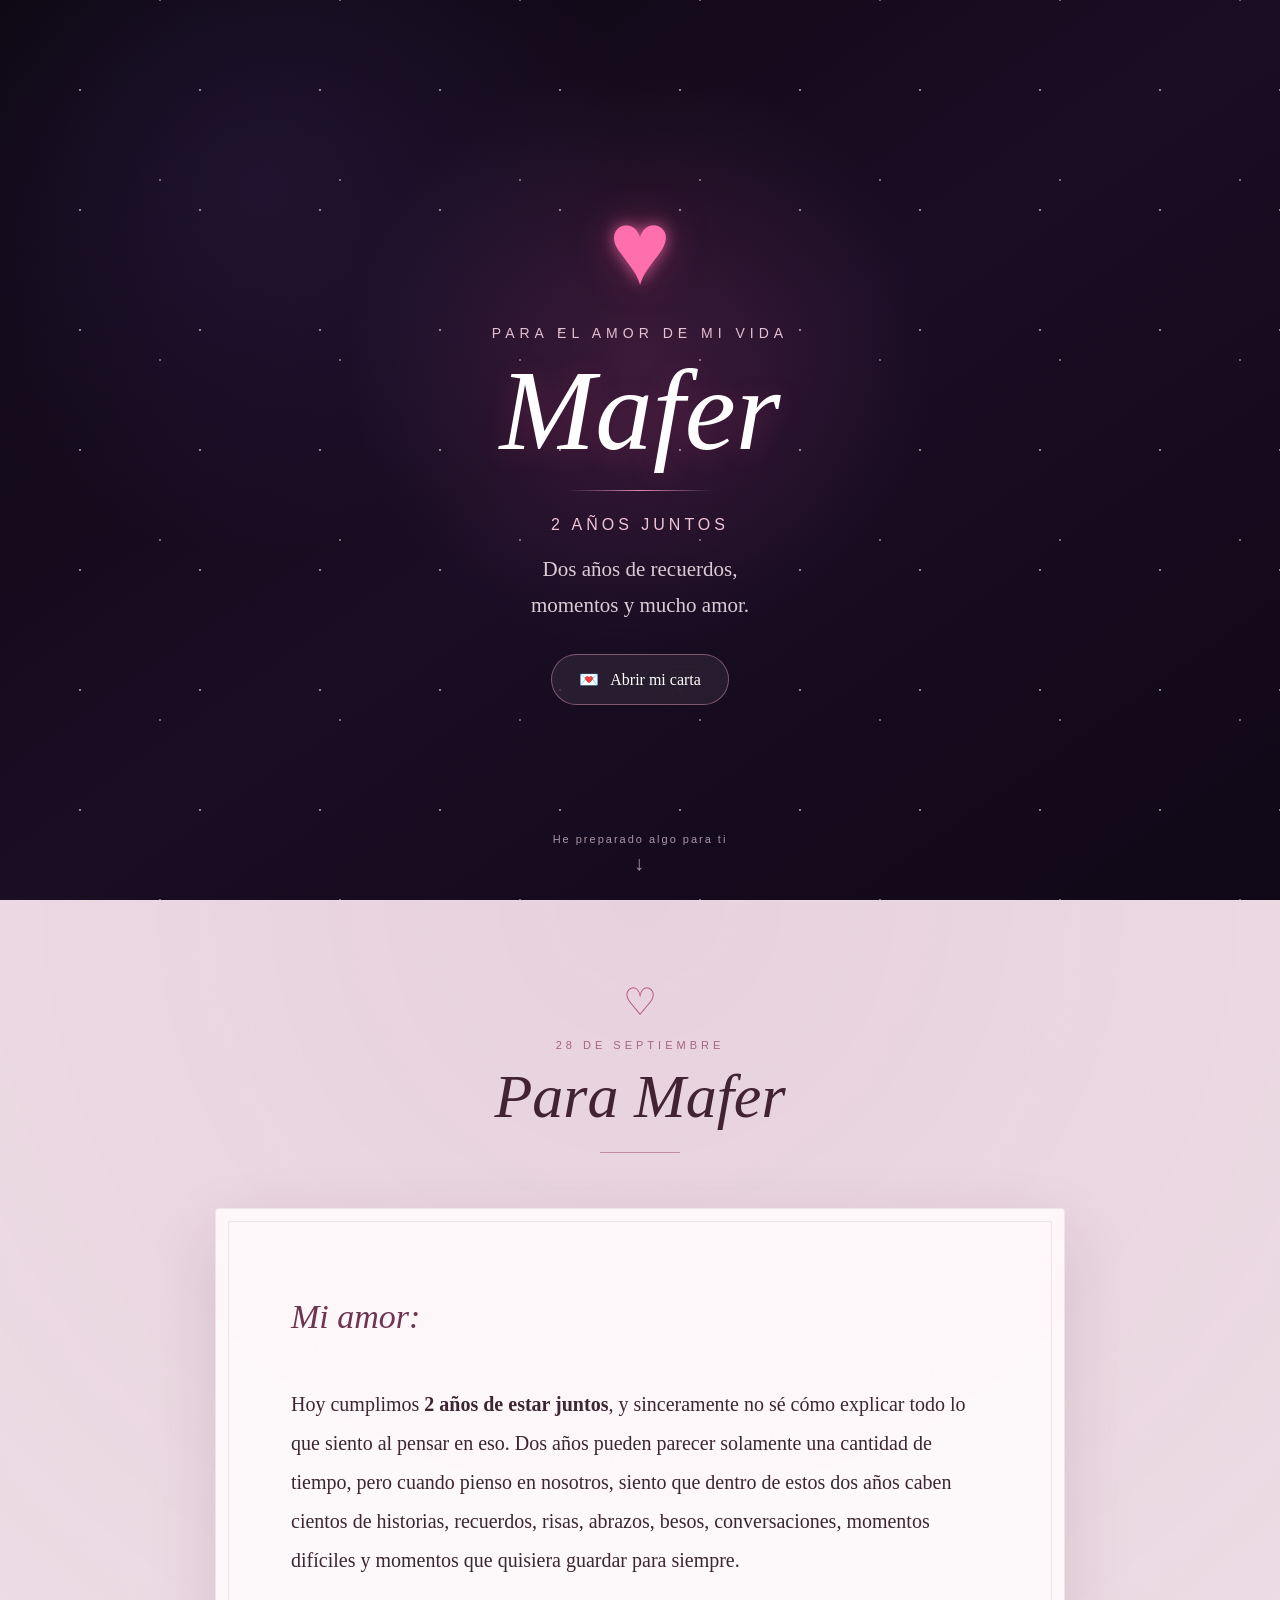
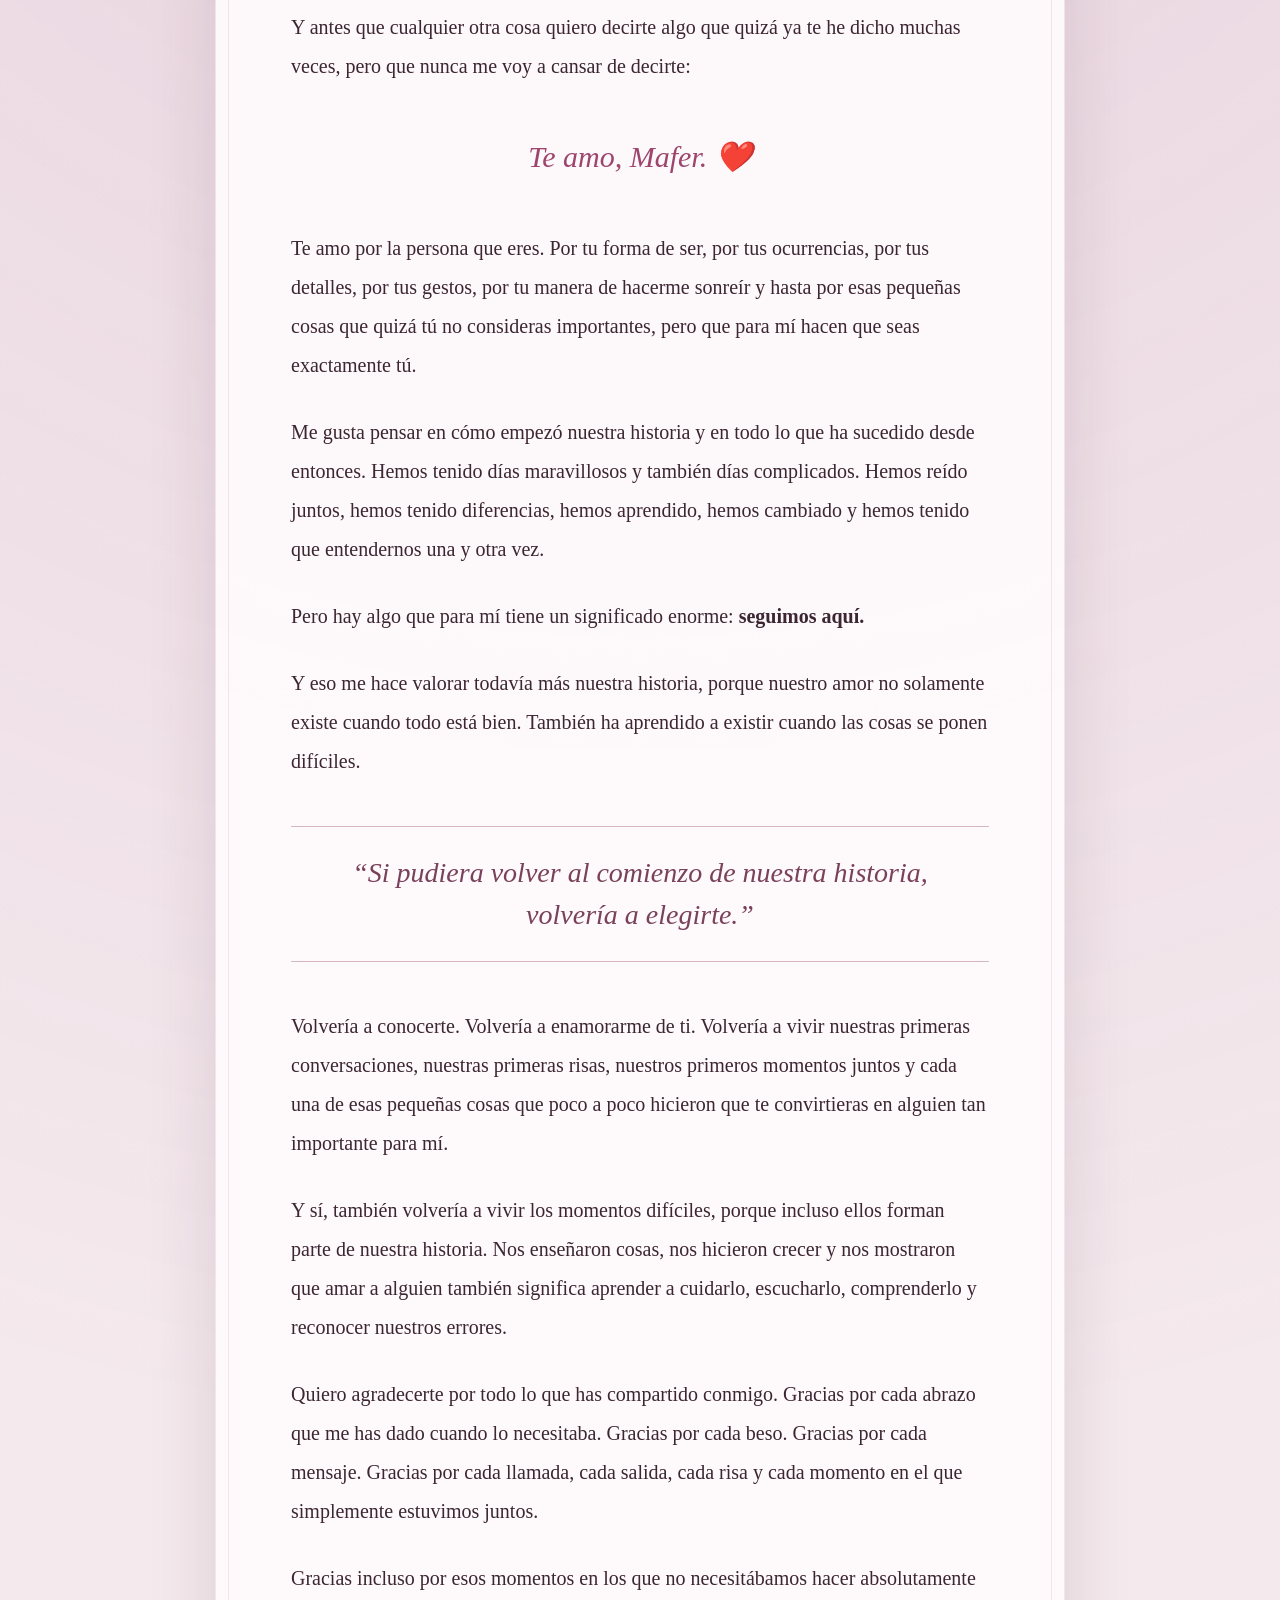
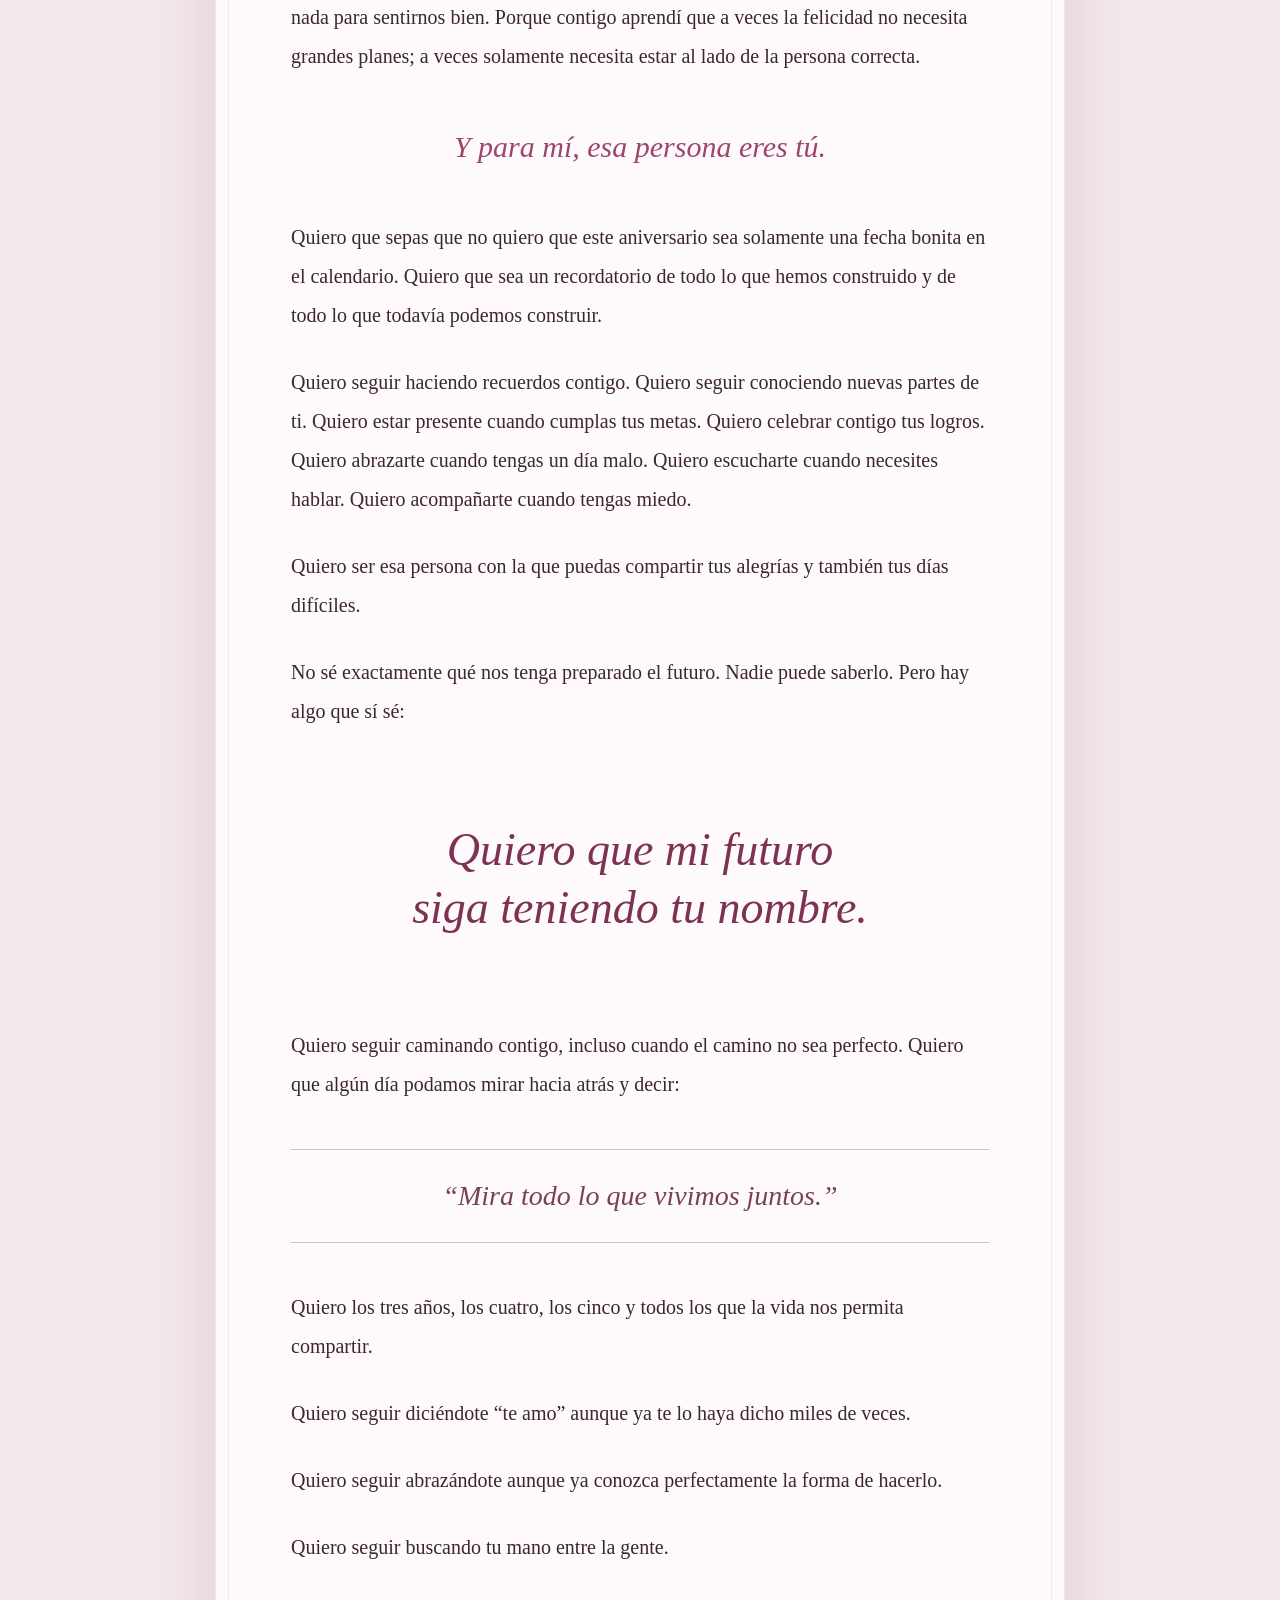
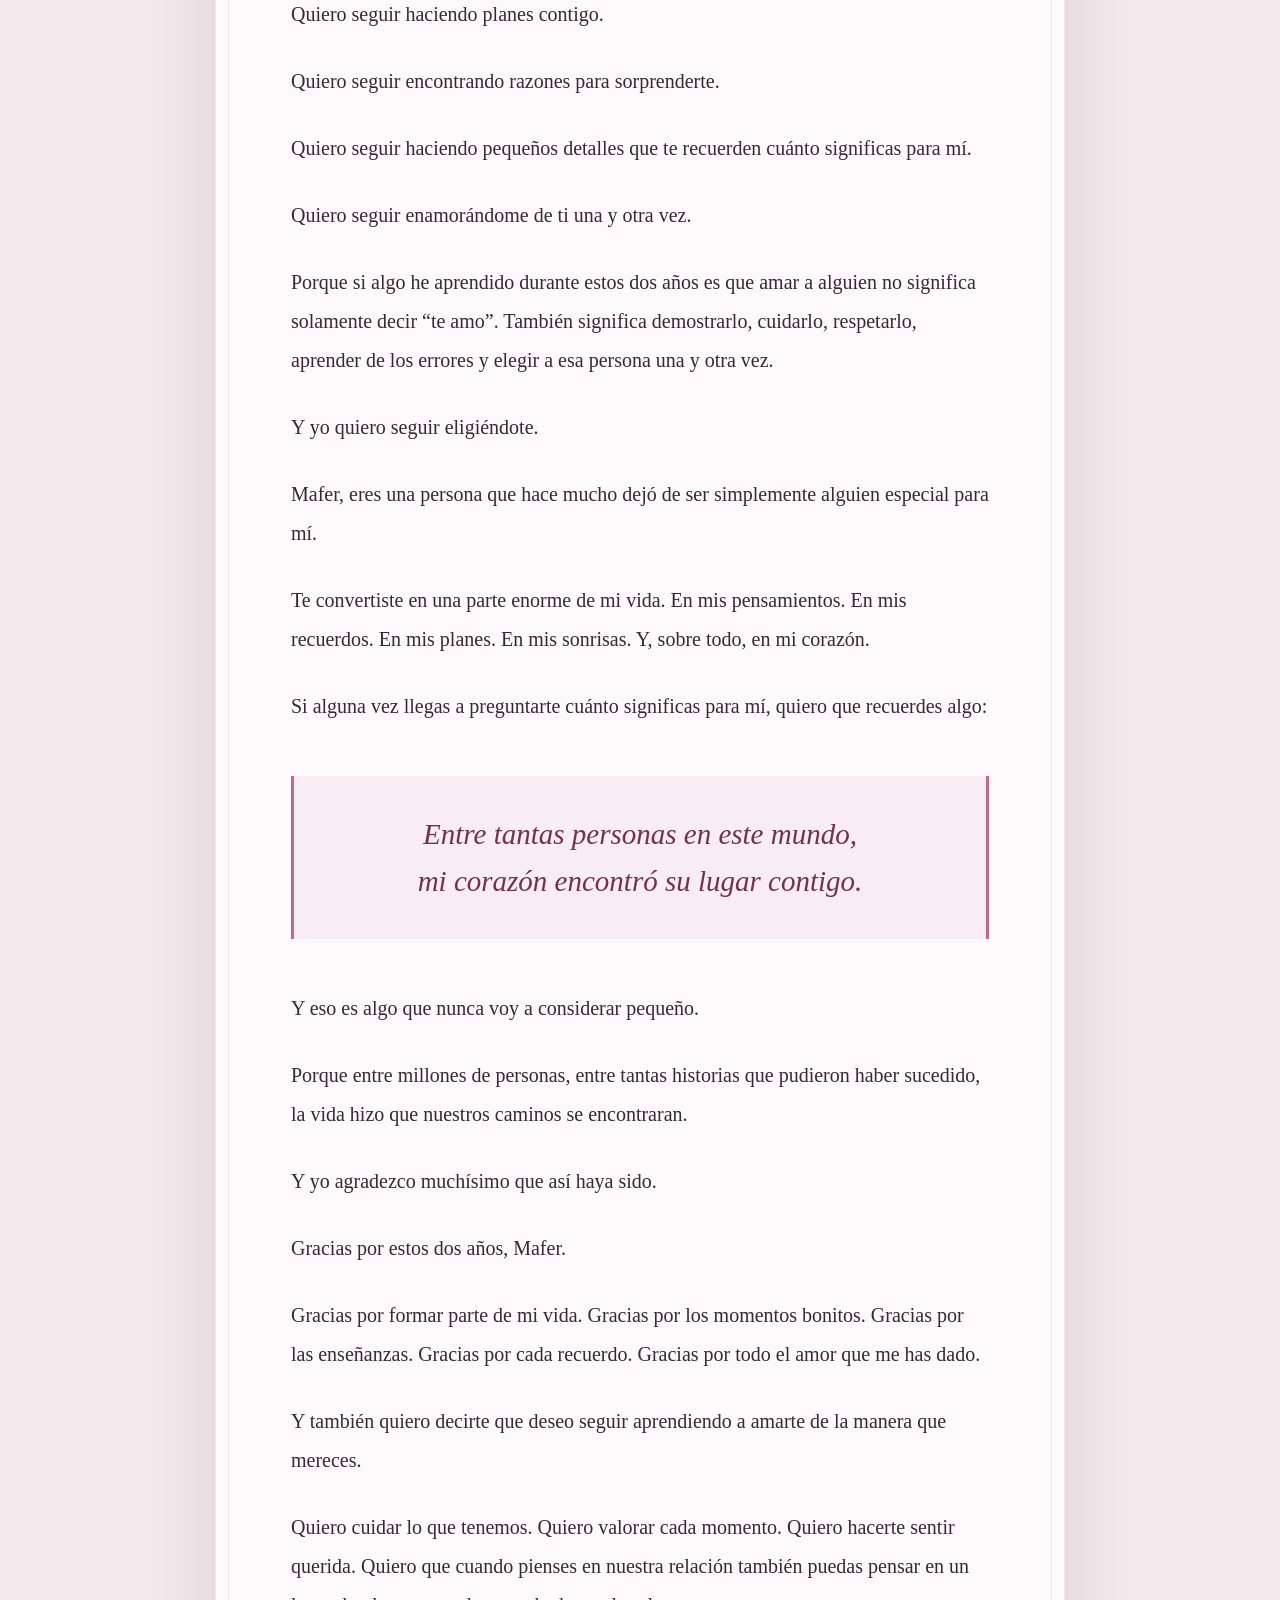
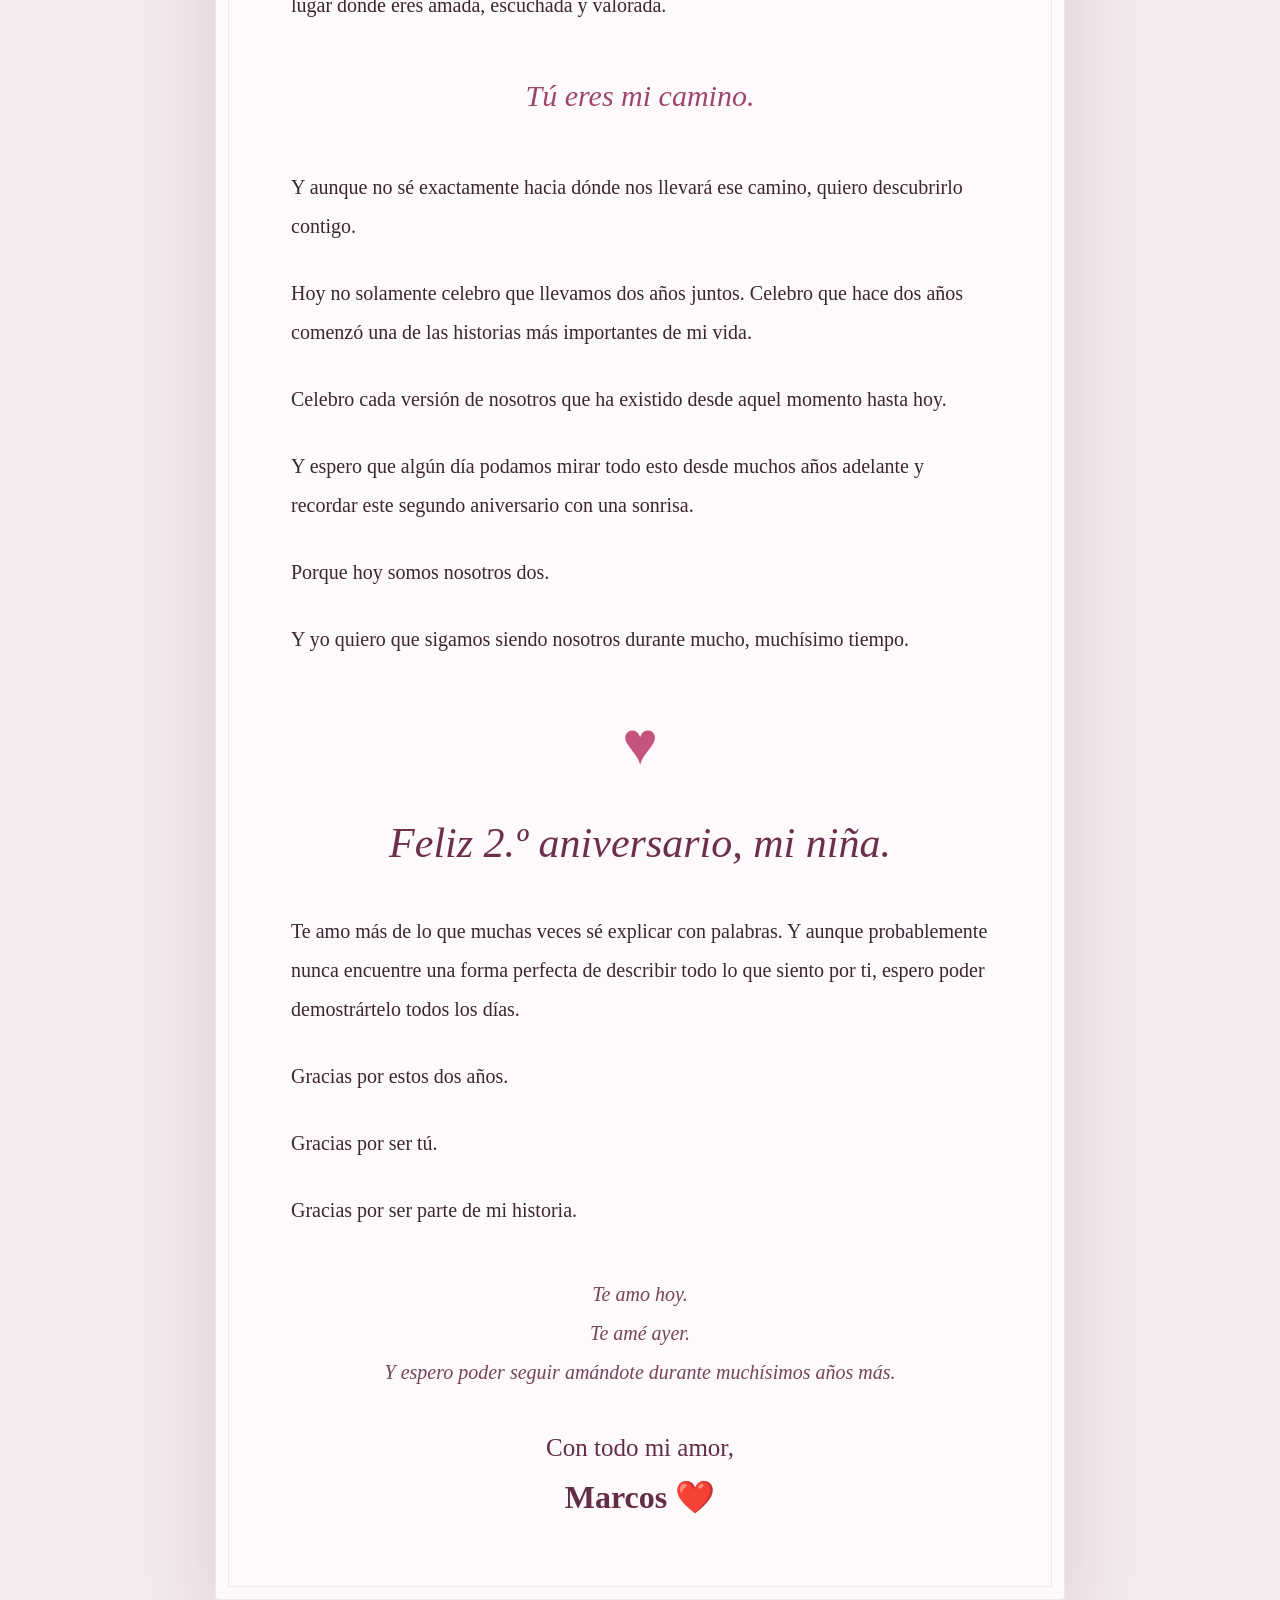
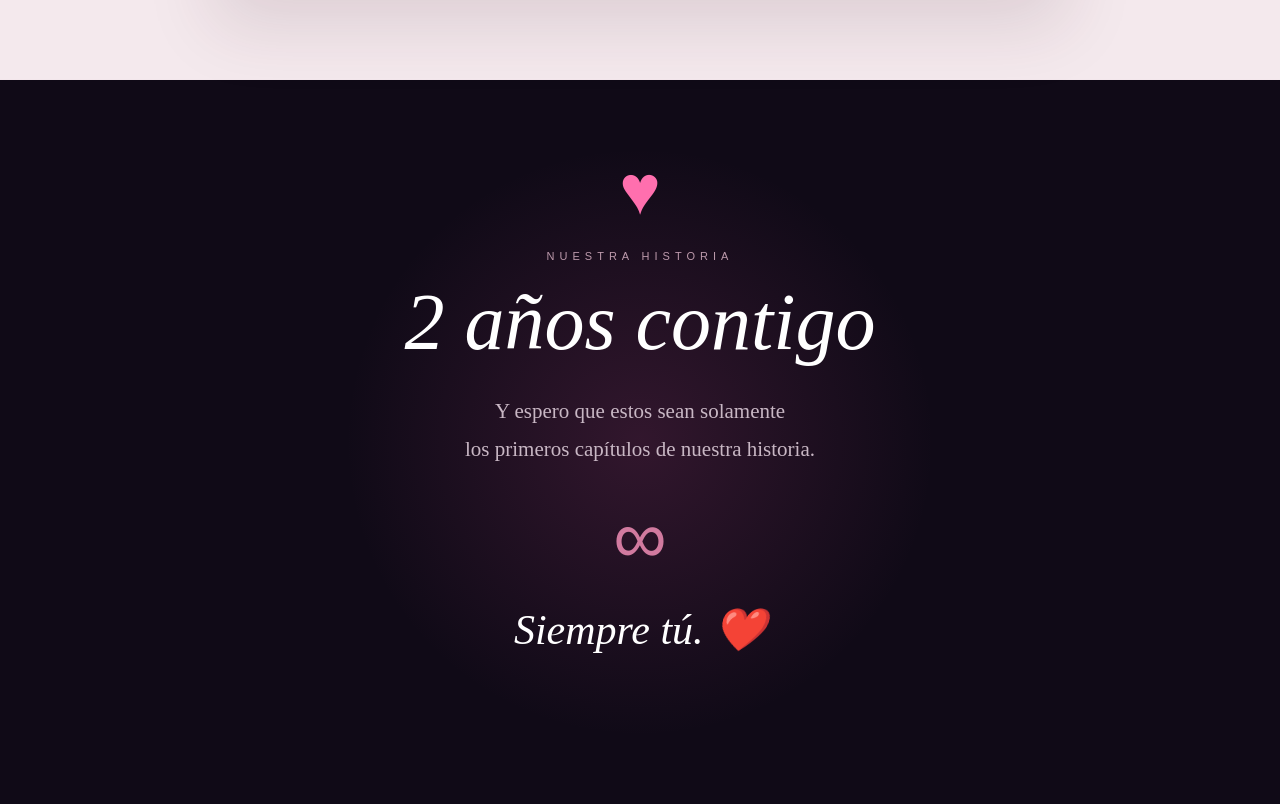
<file: index.html>
<!DOCTYPE html>
<html lang="es">
<head>
    <meta charset="UTF-8">
    <meta name="viewport" content="width=device-width, initial-scale=1.0, viewport-fit=cover">
    <meta name="theme-color" content="#120b1c">
    <title>Para Mafer ❤️ | 2 años</title>
    <link rel="stylesheet" href="style.css">
</head>
<body>

    <div class="hearts" id="hearts"></div>

    <main class="app">

        <section class="cover" id="cover">
            <div class="stars"></div>

            <div class="cover-content">
                <div class="heart-main">♥</div>

                <p class="small-title">PARA EL AMOR DE MI VIDA</p>

                <h1>Mafer</h1>

                <div class="line"></div>

                <p class="years">2 años juntos</p>

                <p class="subtitle">
                    Dos años de recuerdos,<br>
                    momentos y mucho amor.
                </p>

                <button class="open-btn" id="openLetter">
                    <span>💌</span>
                    Abrir mi carta
                </button>
            </div>

            <div class="scroll-indicator">
                <span>He preparado algo para ti</span>
                <div>↓</div>
            </div>
        </section>


        <section class="letter-section" id="letter">

            <div class="letter-container">

                <div class="letter-header">
                    <span class="date-icon">♡</span>
                    <p>28 DE SEPTIEMBRE</p>
                    <h2>Para Mafer</h2>
                    <span class="header-line"></span>
                </div>

                <article class="letter">

                    <p class="greeting">Mi amor:</p>

                    <p>
                        Hoy cumplimos <strong>2 años de estar juntos</strong>, y sinceramente
                        no sé cómo explicar todo lo que siento al pensar en eso.
                        Dos años pueden parecer solamente una cantidad de tiempo,
                        pero cuando pienso en nosotros, siento que dentro de estos dos
                        años caben cientos de historias, recuerdos, risas, abrazos,
                        besos, conversaciones, momentos difíciles y momentos que
                        quisiera guardar para siempre.
                    </p>

                    <p>
                        Y antes que cualquier otra cosa quiero decirte algo que quizá
                        ya te he dicho muchas veces, pero que nunca me voy a cansar de
                        decirte:
                    </p>

                    <p class="highlight">
                        Te amo, Mafer. ❤️
                    </p>

                    <p>
                        Te amo por la persona que eres. Por tu forma de ser, por tus
                        ocurrencias, por tus detalles, por tus gestos, por tu manera
                        de hacerme sonreír y hasta por esas pequeñas cosas que quizá
                        tú no consideras importantes, pero que para mí hacen que seas
                        exactamente tú.
                    </p>

                    <p>
                        Me gusta pensar en cómo empezó nuestra historia y en todo lo
                        que ha sucedido desde entonces. Hemos tenido días maravillosos
                        y también días complicados. Hemos reído juntos, hemos tenido
                        diferencias, hemos aprendido, hemos cambiado y hemos tenido
                        que entendernos una y otra vez.
                    </p>

                    <p>
                        Pero hay algo que para mí tiene un significado enorme:
                        <strong>seguimos aquí.</strong>
                    </p>

                    <p>
                        Y eso me hace valorar todavía más nuestra historia, porque
                        nuestro amor no solamente existe cuando todo está bien.
                        También ha aprendido a existir cuando las cosas se ponen
                        difíciles.
                    </p>

                    <div class="quote">
                        “Si pudiera volver al comienzo de nuestra historia,
                        volvería a elegirte.”
                    </div>

                    <p>
                        Volvería a conocerte. Volvería a enamorarme de ti.
                        Volvería a vivir nuestras primeras conversaciones, nuestras
                        primeras risas, nuestros primeros momentos juntos y cada una
                        de esas pequeñas cosas que poco a poco hicieron que te
                        convirtieras en alguien tan importante para mí.
                    </p>

                    <p>
                        Y sí, también volvería a vivir los momentos difíciles,
                        porque incluso ellos forman parte de nuestra historia.
                        Nos enseñaron cosas, nos hicieron crecer y nos mostraron
                        que amar a alguien también significa aprender a cuidarlo,
                        escucharlo, comprenderlo y reconocer nuestros errores.
                    </p>

                    <p>
                        Quiero agradecerte por todo lo que has compartido conmigo.
                        Gracias por cada abrazo que me has dado cuando lo necesitaba.
                        Gracias por cada beso. Gracias por cada mensaje.
                        Gracias por cada llamada, cada salida, cada risa y cada
                        momento en el que simplemente estuvimos juntos.
                    </p>

                    <p>
                        Gracias incluso por esos momentos en los que no necesitábamos
                        hacer absolutamente nada para sentirnos bien.
                        Porque contigo aprendí que a veces la felicidad no necesita
                        grandes planes; a veces solamente necesita estar al lado
                        de la persona correcta.
                    </p>

                    <p class="highlight">
                        Y para mí, esa persona eres tú.
                    </p>

                    <p>
                        Quiero que sepas que no quiero que este aniversario sea
                        solamente una fecha bonita en el calendario.
                        Quiero que sea un recordatorio de todo lo que hemos
                        construido y de todo lo que todavía podemos construir.
                    </p>

                    <p>
                        Quiero seguir haciendo recuerdos contigo.
                        Quiero seguir conociendo nuevas partes de ti.
                        Quiero estar presente cuando cumplas tus metas.
                        Quiero celebrar contigo tus logros.
                        Quiero abrazarte cuando tengas un día malo.
                        Quiero escucharte cuando necesites hablar.
                        Quiero acompañarte cuando tengas miedo.
                    </p>

                    <p>
                        Quiero ser esa persona con la que puedas compartir tus
                        alegrías y también tus días difíciles.
                    </p>

                    <p>
                        No sé exactamente qué nos tenga preparado el futuro.
                        Nadie puede saberlo.
                        Pero hay algo que sí sé:
                    </p>

                    <div class="big-message">
                        Quiero que mi futuro<br>
                        siga teniendo tu nombre.
                    </div>

                    <p>
                        Quiero seguir caminando contigo, incluso cuando el camino
                        no sea perfecto. Quiero que algún día podamos mirar hacia
                        atrás y decir:
                    </p>

                    <div class="quote">
                        “Mira todo lo que vivimos juntos.”
                    </div>

                    <p>
                        Quiero los tres años, los cuatro, los cinco y todos los
                        que la vida nos permita compartir.
                    </p>

                    <p>
                        Quiero seguir diciéndote “te amo” aunque ya te lo haya
                        dicho miles de veces.
                    </p>

                    <p>
                        Quiero seguir abrazándote aunque ya conozca perfectamente
                        la forma de hacerlo.
                    </p>

                    <p>
                        Quiero seguir buscando tu mano entre la gente.
                    </p>

                    <p>
                        Quiero seguir haciendo planes contigo.
                    </p>

                    <p>
                        Quiero seguir encontrando razones para sorprenderte.
                    </p>

                    <p>
                        Quiero seguir haciendo pequeños detalles que te recuerden
                        cuánto significas para mí.
                    </p>

                    <p>
                        Quiero seguir enamorándome de ti una y otra vez.
                    </p>

                    <p>
                        Porque si algo he aprendido durante estos dos años es que
                        amar a alguien no significa solamente decir “te amo”.
                        También significa demostrarlo, cuidarlo, respetarlo,
                        aprender de los errores y elegir a esa persona una y otra vez.
                    </p>

                    <p>
                        Y yo quiero seguir eligiéndote.
                    </p>

                    <p>
                        Mafer, eres una persona que hace mucho dejó de ser
                        simplemente alguien especial para mí.
                    </p>

                    <p>
                        Te convertiste en una parte enorme de mi vida.
                        En mis pensamientos.
                        En mis recuerdos.
                        En mis planes.
                        En mis sonrisas.
                        Y, sobre todo, en mi corazón.
                    </p>

                    <p>
                        Si alguna vez llegas a preguntarte cuánto significas para mí,
                        quiero que recuerdes algo:
                    </p>

                    <div class="special-box">
                        Entre tantas personas en este mundo,<br>
                        mi corazón encontró su lugar contigo.
                    </div>

                    <p>
                        Y eso es algo que nunca voy a considerar pequeño.
                    </p>

                    <p>
                        Porque entre millones de personas, entre tantas historias
                        que pudieron haber sucedido, la vida hizo que nuestros
                        caminos se encontraran.
                    </p>

                    <p>
                        Y yo agradezco muchísimo que así haya sido.
                    </p>

                    <p>
                        Gracias por estos dos años, Mafer.
                    </p>

                    <p>
                        Gracias por formar parte de mi vida.
                        Gracias por los momentos bonitos.
                        Gracias por las enseñanzas.
                        Gracias por cada recuerdo.
                        Gracias por todo el amor que me has dado.
                    </p>

                    <p>
                        Y también quiero decirte que deseo seguir aprendiendo
                        a amarte de la manera que mereces.
                    </p>

                    <p>
                        Quiero cuidar lo que tenemos.
                        Quiero valorar cada momento.
                        Quiero hacerte sentir querida.
                        Quiero que cuando pienses en nuestra relación también
                        puedas pensar en un lugar donde eres amada, escuchada
                        y valorada.
                    </p>

                    <p class="highlight">
                        Tú eres mi camino.
                    </p>

                    <p>
                        Y aunque no sé exactamente hacia dónde nos llevará ese
                        camino, quiero descubrirlo contigo.
                    </p>

                    <p>
                        Hoy no solamente celebro que llevamos dos años juntos.
                        Celebro que hace dos años comenzó una de las historias
                        más importantes de mi vida.
                    </p>

                    <p>
                        Celebro cada versión de nosotros que ha existido desde
                        aquel momento hasta hoy.
                    </p>

                    <p>
                        Y espero que algún día podamos mirar todo esto desde
                        muchos años adelante y recordar este segundo aniversario
                        con una sonrisa.
                    </p>

                    <p>
                        Porque hoy somos nosotros dos.
                    </p>

                    <p>
                        Y yo quiero que sigamos siendo nosotros durante mucho,
                        muchísimo tiempo.
                    </p>

                    <div class="final-heart">
                        ♥
                    </div>

                    <p class="final-message">
                        Feliz 2.º aniversario, mi niña.
                    </p>

                    <p>
                        Te amo más de lo que muchas veces sé explicar con palabras.
                        Y aunque probablemente nunca encuentre una forma perfecta
                        de describir todo lo que siento por ti, espero poder
                        demostrártelo todos los días.
                    </p>

                    <p>
                        Gracias por estos dos años.
                    </p>

                    <p>
                        Gracias por ser tú.
                    </p>

                    <p>
                        Gracias por ser parte de mi historia.
                    </p>

                    <p class="signature-text">
                        Te amo hoy.<br>
                        Te amé ayer.<br>
                        Y espero poder seguir amándote durante muchísimos años más.
                    </p>

                    <div class="signature">
                        Con todo mi amor,<br>
                        <strong>Marcos ❤️</strong>
                    </div>

                </article>

            </div>
        </section>


        <section class="ending">

            <div class="ending-content">

                <div class="floating-heart">♥</div>

                <p class="ending-small">NUESTRA HISTORIA</p>

                <h2>2 años contigo</h2>

                <p>
                    Y espero que estos sean solamente<br>
                    los primeros capítulos de nuestra historia.
                </p>

                <div class="infinity">∞</div>

                <p class="forever">
                    Siempre tú. ❤️
                </p>

                <button class="top-btn" id="topBtn">
                    Volver al inicio ↑
                </button>

            </div>

        </section>

    </main>

    <script src="script.js"></script>
</body>
</html>
</file>
<file: style.css>
* {
    margin: 0;
    padding: 0;
    box-sizing: border-box;
}

html {
    scroll-behavior: smooth;
}

body {
    min-height: 100vh;
    background: #120b1c;
    color: #fff;
    font-family: Georgia, "Times New Roman", serif;
    overflow-x: hidden;
}

button {
    font-family: inherit;
}

.app {
    width: 100%;
    overflow: hidden;
}

.cover {
    min-height: 100svh;
    min-height: 100vh;
    position: relative;
    display: flex;
    justify-content: center;
    align-items: center;
    text-align: center;
    padding: 30px 20px;
    background:
        radial-gradient(circle at 50% 40%, rgba(181, 76, 139, .22), transparent 35%),
        radial-gradient(circle at 20% 20%, rgba(111, 76, 181, .15), transparent 30%),
        linear-gradient(145deg, #0b0710, #1a0d24 50%, #100817);
}

.cover-content {
    position: relative;
    z-index: 2;
    max-width: 700px;
    animation: appear 1.5s ease;
}

.heart-main {
    font-family: Arial, sans-serif;
    font-size: clamp(55px, 15vw, 105px);
    color: #ff6fae;
    text-shadow:
        0 0 15px rgba(255, 111, 174, .7),
        0 0 45px rgba(255, 80, 150, .35);
    animation: heartbeat 2s infinite;
    line-height: 1;
    margin-bottom: 25px;
}

.small-title {
    font-family: Arial, sans-serif;
    font-size: clamp(10px, 2vw, 14px);
    letter-spacing: 5px;
    color: #e5bfd2;
    margin-bottom: 15px;
}

.cover h1 {
    font-size: clamp(60px, 14vw, 115px);
    font-weight: normal;
    font-style: italic;
    line-height: .95;
    color: #fff;
    text-shadow: 0 5px 30px rgba(255, 80, 150, .2);
}

.line {
    width: min(180px, 50%);
    height: 1px;
    background: linear-gradient(90deg, transparent, #d88aaa, transparent);
    margin: 25px auto;
}

.years {
    font-family: Arial, sans-serif;
    text-transform: uppercase;
    letter-spacing: 4px;
    font-size: clamp(12px, 3vw, 16px);
    color: #f0c4d7;
}

.subtitle {
    font-size: clamp(16px, 4vw, 21px);
    line-height: 1.7;
    margin-top: 18px;
    color: #dbcbd7;
}

.open-btn,
.top-btn {
    border: 1px solid rgba(255, 180, 210, .4);
    background: rgba(255, 255, 255, .07);
    color: #fff;
    padding: 15px 27px;
    border-radius: 50px;
    margin-top: 30px;
    font-size: 16px;
    cursor: pointer;
    transition: .35s ease;
    backdrop-filter: blur(10px);
    -webkit-backdrop-filter: blur(10px);
}

.open-btn:hover,
.top-btn:hover {
    background: rgba(255, 100, 160, .18);
    transform: translateY(-3px);
    box-shadow: 0 10px 30px rgba(255, 70, 150, .2);
}

.open-btn span {
    margin-right: 8px;
}

.scroll-indicator {
    position: absolute;
    bottom: max(25px, env(safe-area-inset-bottom));
    left: 50%;
    transform: translateX(-50%);
    color: #a995a5;
    font-family: Arial, sans-serif;
    font-size: 11px;
    letter-spacing: 2px;
    z-index: 2;
}

.scroll-indicator div {
    margin-top: 7px;
    font-size: 20px;
    animation: bounce 1.5s infinite;
}

.letter-section {
    position: relative;
    padding: 80px 18px;
    background:
        radial-gradient(circle at 50% 0%, rgba(156, 73, 130, .15), transparent 30%),
        #f4e9ed;
    color: #3c2632;
}

.letter-container {
    width: min(850px, 100%);
    margin: auto;
}

.letter-header {
    text-align: center;
    margin-bottom: 55px;
}

.date-icon {
    display: block;
    font-size: 38px;
    color: #b4547e;
    margin-bottom: 15px;
}

.letter-header p {
    font-family: Arial, sans-serif;
    letter-spacing: 4px;
    font-size: 11px;
    color: #a46681;
}

.letter-header h2 {
    font-size: clamp(38px, 8vw, 62px);
    font-weight: normal;
    font-style: italic;
    margin-top: 10px;
    color: #422333;
}

.header-line {
    display: block;
    width: 80px;
    height: 1px;
    background: #c28ba3;
    margin: 20px auto;
}

.letter {
    background: rgba(255, 252, 253, .88);
    border: 1px solid rgba(117, 65, 87, .1);
    box-shadow: 0 25px 70px rgba(68, 30, 50, .13);
    padding: clamp(28px, 7vw, 75px);
    border-radius: 4px;
    position: relative;
}

.letter::before {
    content: "";
    position: absolute;
    inset: 12px;
    border: 1px solid rgba(159, 91, 120, .13);
    pointer-events: none;
}

.letter p {
    font-size: clamp(17px, 2.5vw, 20px);
    line-height: 1.95;
    margin-bottom: 28px;
    position: relative;
    z-index: 1;
}

.greeting {
    font-size: clamp(26px, 5vw, 34px) !important;
    font-style: italic;
    margin-bottom: 35px !important;
    color: #6e3550;
}

.highlight {
    text-align: center;
    font-size: clamp(23px, 5vw, 30px) !important;
    font-style: italic;
    color: #9d456d;
    margin: 42px 0 !important;
}

.quote {
    margin: 45px 0;
    padding: 25px 20px;
    text-align: center;
    border-top: 1px solid #d8b6c5;
    border-bottom: 1px solid #d8b6c5;
    color: #79415a;
    font-size: clamp(21px, 4vw, 28px);
    line-height: 1.5;
    font-style: italic;
}

.big-message {
    text-align: center;
    margin: 55px 0;
    padding: 35px 15px;
    font-size: clamp(29px, 6vw, 46px);
    line-height: 1.25;
    color: #7d3153;
    font-style: italic;
}

.special-box {
    margin: 50px 0;
    padding: 35px 20px;
    text-align: center;
    background: #f8edf2;
    border-left: 3px solid #bd6b8c;
    border-right: 3px solid #bd6b8c;
    color: #72314d;
    font-size: clamp(22px, 4vw, 29px);
    line-height: 1.6;
    font-style: italic;
}

.final-heart {
    text-align: center;
    color: #c6537e;
    font-family: Arial, sans-serif;
    font-size: 60px;
    margin: 50px 0 25px;
    animation: heartbeat 2s infinite;
}

.final-message {
    text-align: center;
    font-size: clamp(28px, 6vw, 42px) !important;
    font-style: italic;
    color: #6c2f4c;
}

.signature-text {
    text-align: center;
    font-style: italic;
    color: #75445a;
    margin-top: 45px;
}

.signature {
    text-align: center;
    margin-top: 35px;
    font-size: clamp(20px, 4vw, 25px);
    line-height: 1.7;
    color: #632d47;
}

.signature strong {
    font-size: clamp(25px, 5vw, 32px);
}

.ending {
    min-height: 80svh;
    min-height: 80vh;
    display: flex;
    justify-content: center;
    align-items: center;
    text-align: center;
    padding: 70px 20px;
    background:
        radial-gradient(circle at center, rgba(185, 72, 133, .2), transparent 40%),
        #100a17;
}

.ending-content {
    max-width: 700px;
}

.floating-heart {
    font-family: Arial, sans-serif;
    font-size: 70px;
    color: #ff6fae;
    animation: heartbeat 2s infinite;
    margin-bottom: 20px;
}

.ending-small {
    font-family: Arial, sans-serif;
    font-size: 11px;
    letter-spacing: 5px;
    color: #bd9aac;
}

.ending h2 {
    font-size: clamp(45px, 10vw, 80px);
    font-weight: normal;
    font-style: italic;
    margin: 15px 0 25px;
}

.ending-content > p:not(.ending-small):not(.forever) {
    color: #c8b7c4;
    font-size: clamp(16px, 4vw, 21px);
    line-height: 1.8;
}

.infinity {
    font-family: Arial, sans-serif;
    font-size: 75px;
    font-weight: 100;
    color: #d17a9f;
    margin: 25px 0;
}

.forever {
    font-size: clamp(28px, 6vw, 42px);
    font-style: italic;
    color: #fff;
}

.hearts {
    position: fixed;
    inset: 0;
    pointer-events: none;
    overflow: hidden;
    z-index: 20;
}

.heart-particle {
    position: absolute;
    bottom: -30px;
    color: #ff79ad;
    font-family: Arial, sans-serif;
    animation: floatUp linear forwards;
    opacity: 0;
}

.stars {
    position: absolute;
    inset: 0;
    opacity: .5;
    background-image:
        radial-gradient(circle, #fff 1px, transparent 1px),
        radial-gradient(circle, #e7b7d0 1px, transparent 1px);
    background-size: 120px 120px, 180px 180px;
    background-position: 20px 30px, 70px 90px;
}

@keyframes appear {
    from {
        opacity: 0;
        transform: translateY(25px);
    }

    to {
        opacity: 1;
        transform: translateY(0);
    }
}

@keyframes heartbeat {
    0%, 100% {
        transform: scale(1);
    }

    14% {
        transform: scale(1.08);
    }

    28% {
        transform: scale(1);
    }

    42% {
        transform: scale(1.08);
    }

    70% {
        transform: scale(1);
    }
}

@keyframes bounce {
    0%, 100% {
        transform: translateY(0);
    }

    50% {
        transform: translateY(8px);
    }
}

@keyframes floatUp {
    0% {
        transform: translateY(0) rotate(0deg) scale(.7);
        opacity: 0;
    }

    10% {
        opacity: .7;
    }

    80% {
        opacity: .35;
    }

    100% {
        transform: translateY(-110vh) rotate(25deg) scale(1.2);
        opacity: 0;
    }
}

@media (max-width: 600px) {

    .cover {
        padding: 25px 18px;
    }

    .small-title {
        letter-spacing: 3px;
    }

    .scroll-indicator {
        bottom: max(18px, env(safe-area-inset-bottom));
    }

    .letter-section {
        padding: 55px 10px;
    }

    .letter {
        padding: 35px 23px;
    }

    .letter::before {
        inset: 8px;
    }

    .letter p {
        line-height: 1.85;
        margin-bottom: 24px;
    }

    .quote {
        margin: 35px 0;
    }

    .big-message {
        margin: 40px 0;
    }

    .special-box {
        margin: 40px 0;
    }

    .ending {
        min-height: 70svh;
        min-height: 70vh;
    }
}

@media (min-width: 601px) and (max-width: 1024px) {

    .letter-section {
        padding: 80px 35px;
    }

    .letter {
        padding: 55px 50px;
    }
}

@media (prefers-reduced-motion: reduce) {

    *,
    *::before,
    *::after {
        animation-duration: .01ms !important;
        animation-iteration-count: 1 !important;
        scroll-behavior: auto !important;
    }
}
</file>
